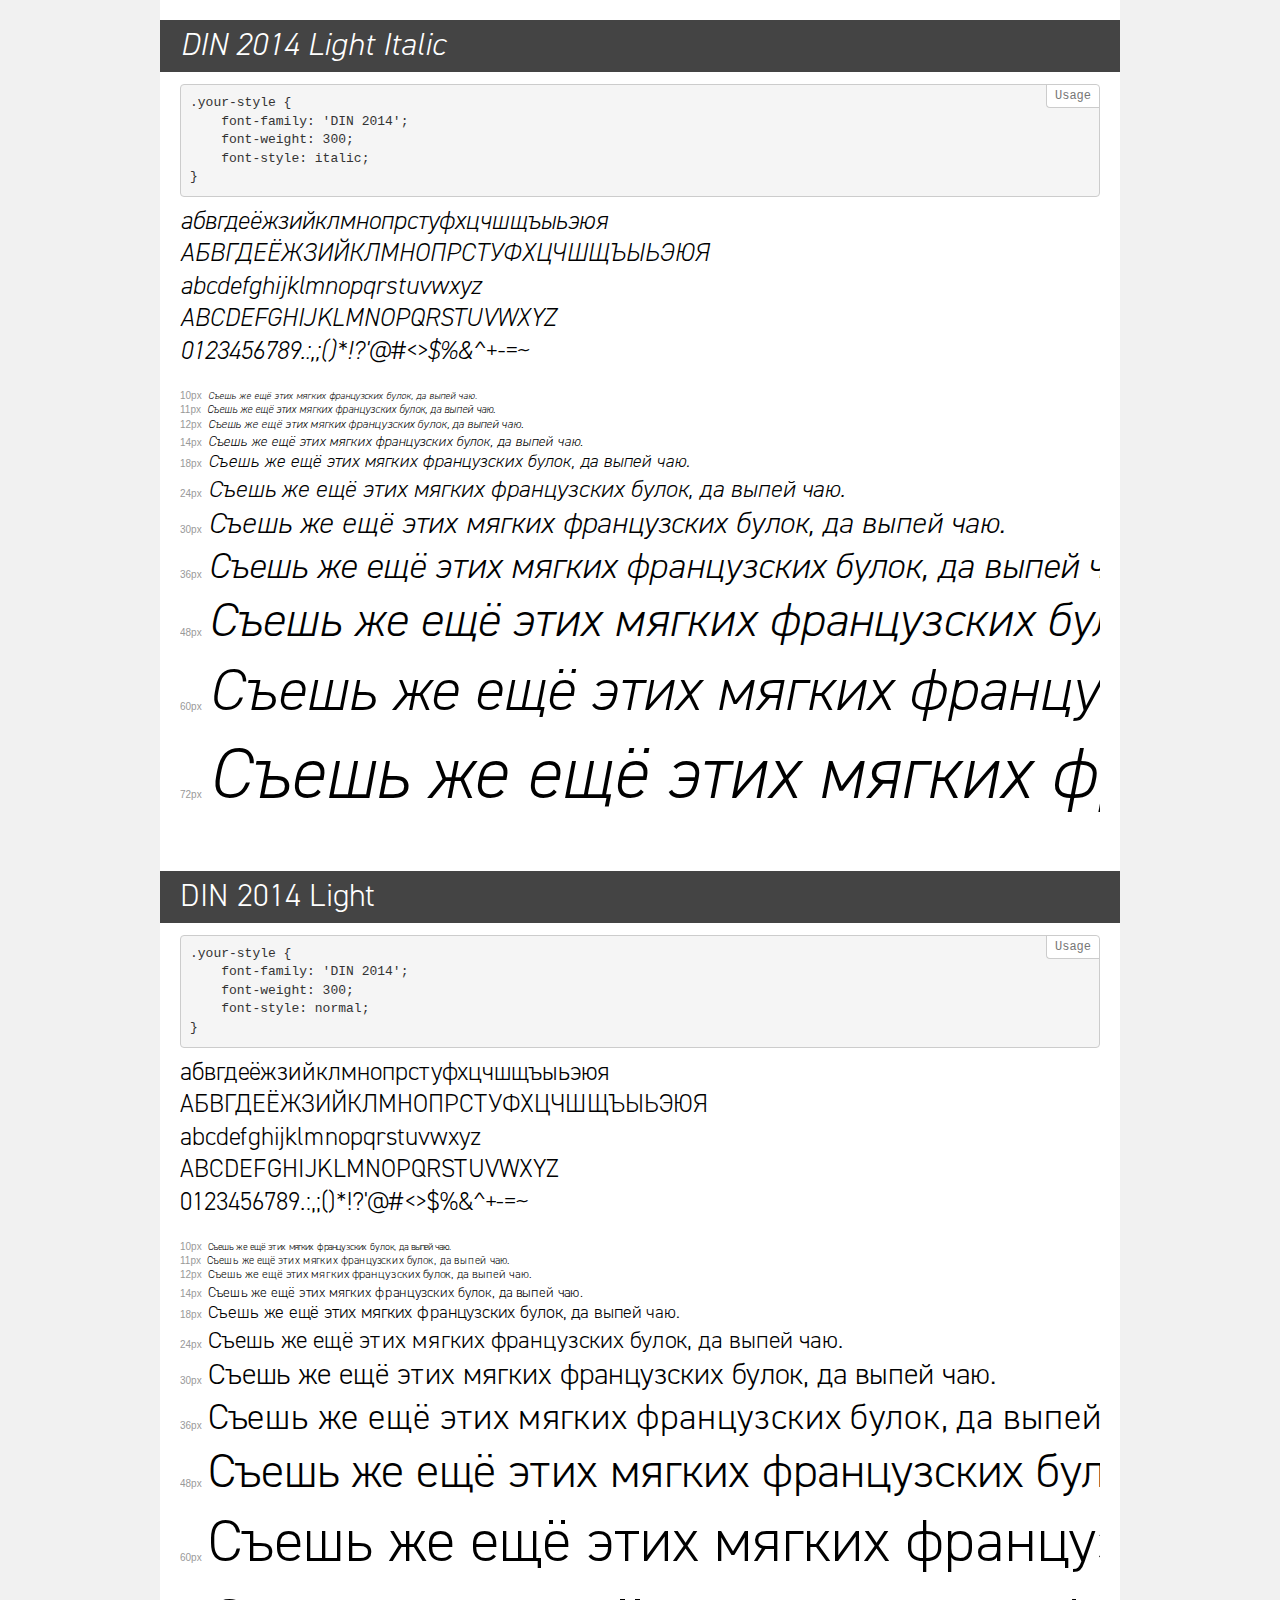
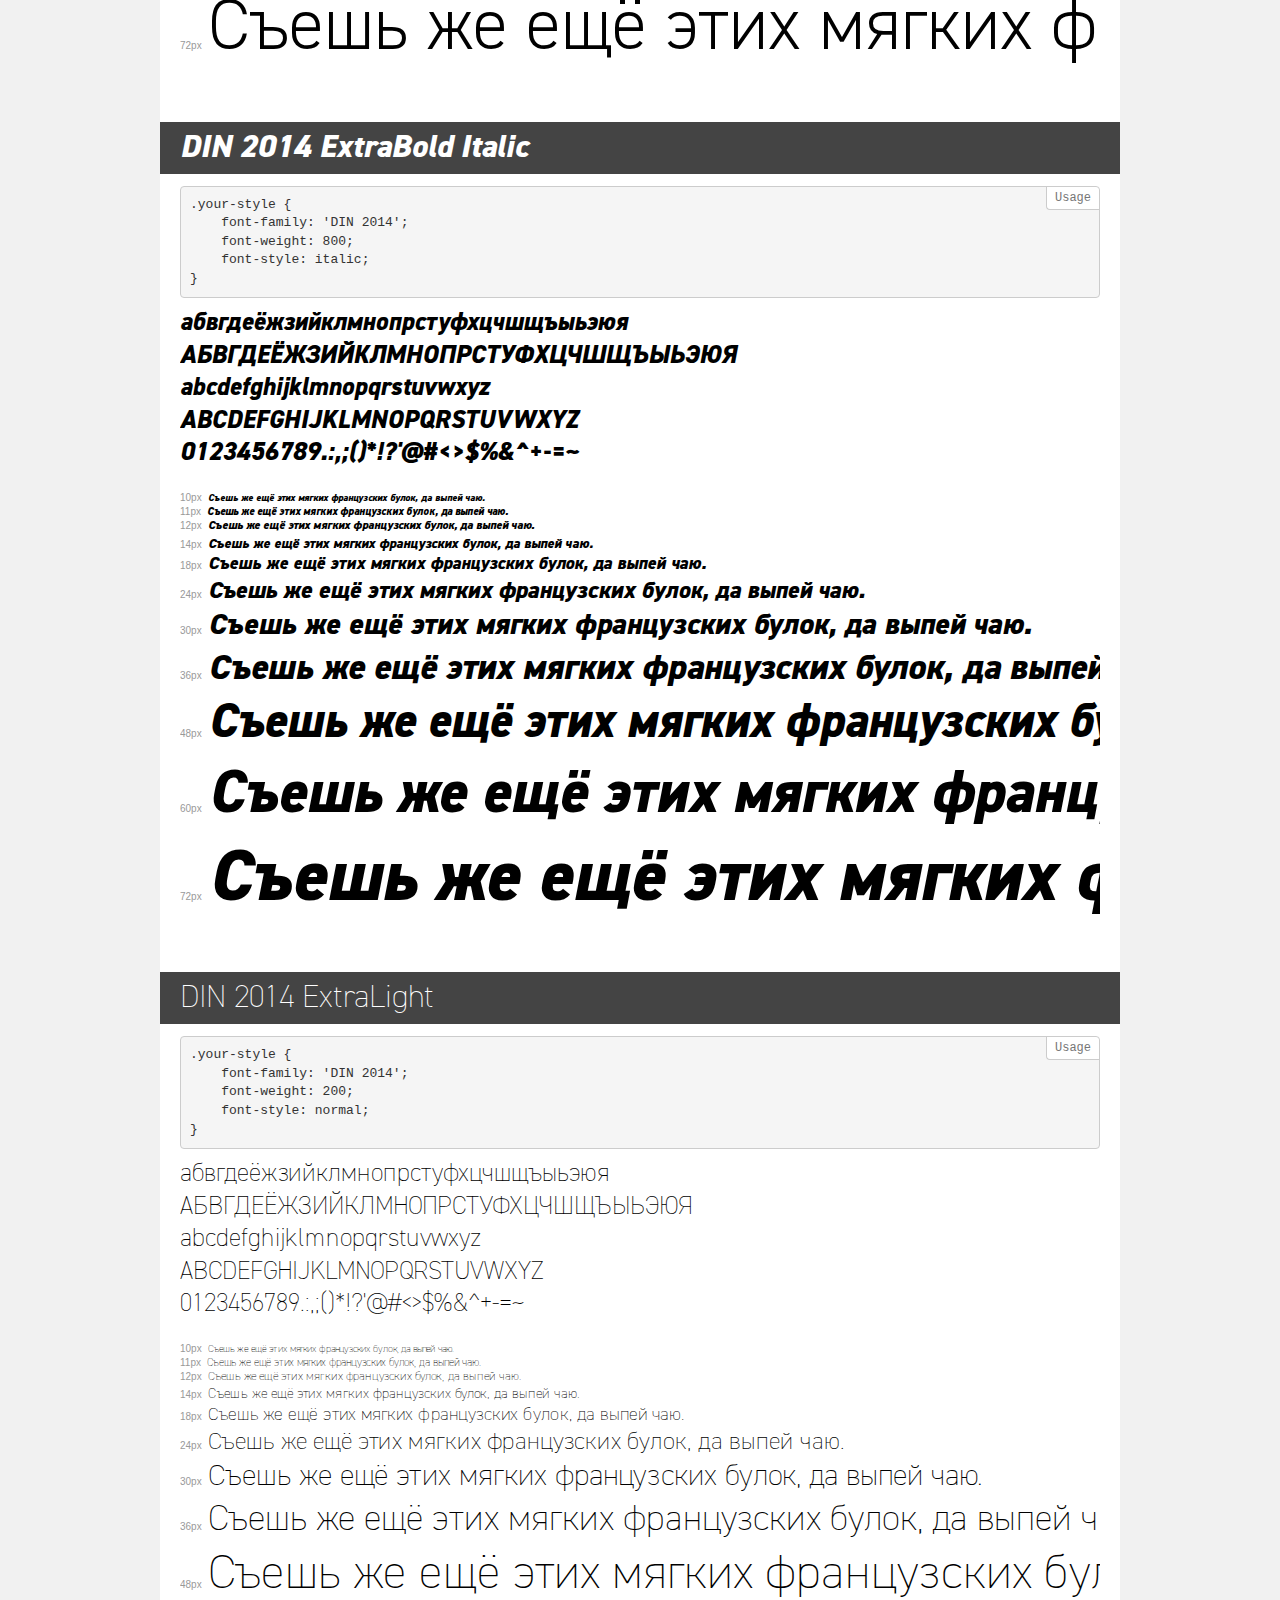
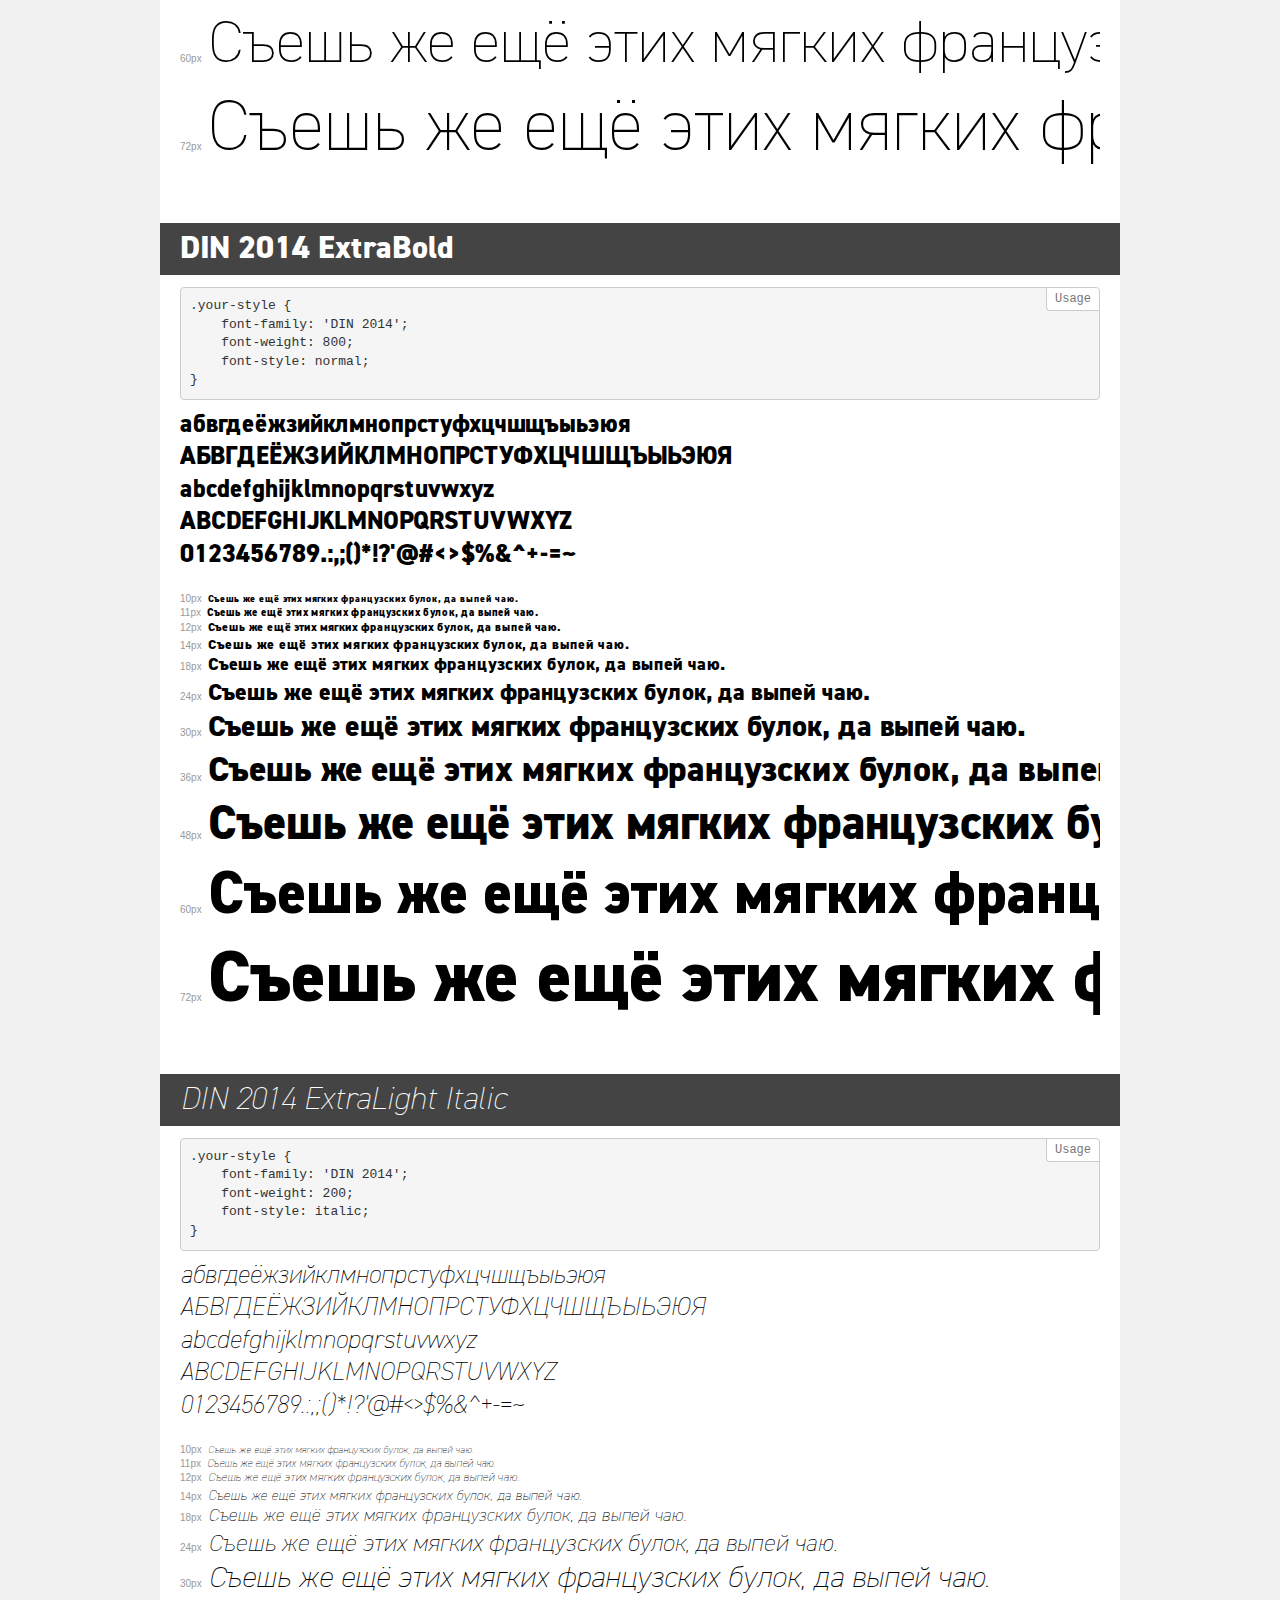
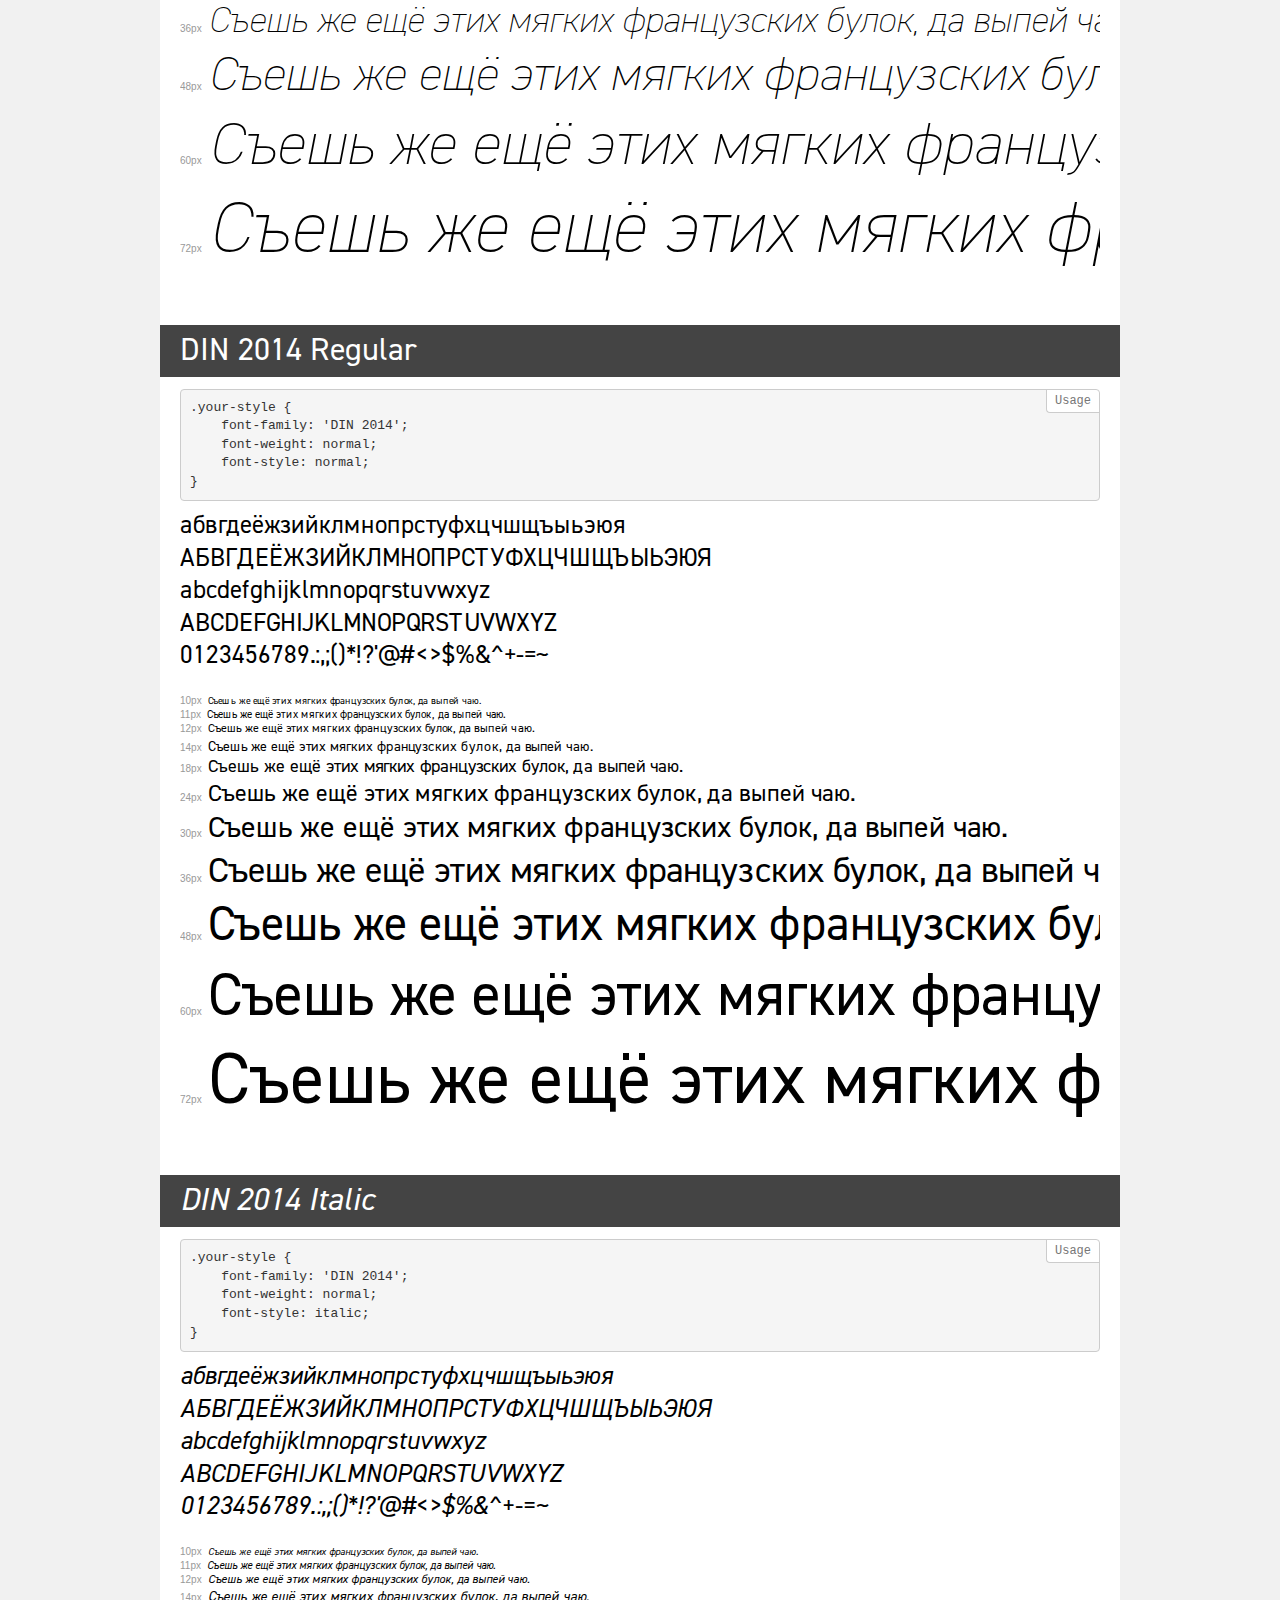
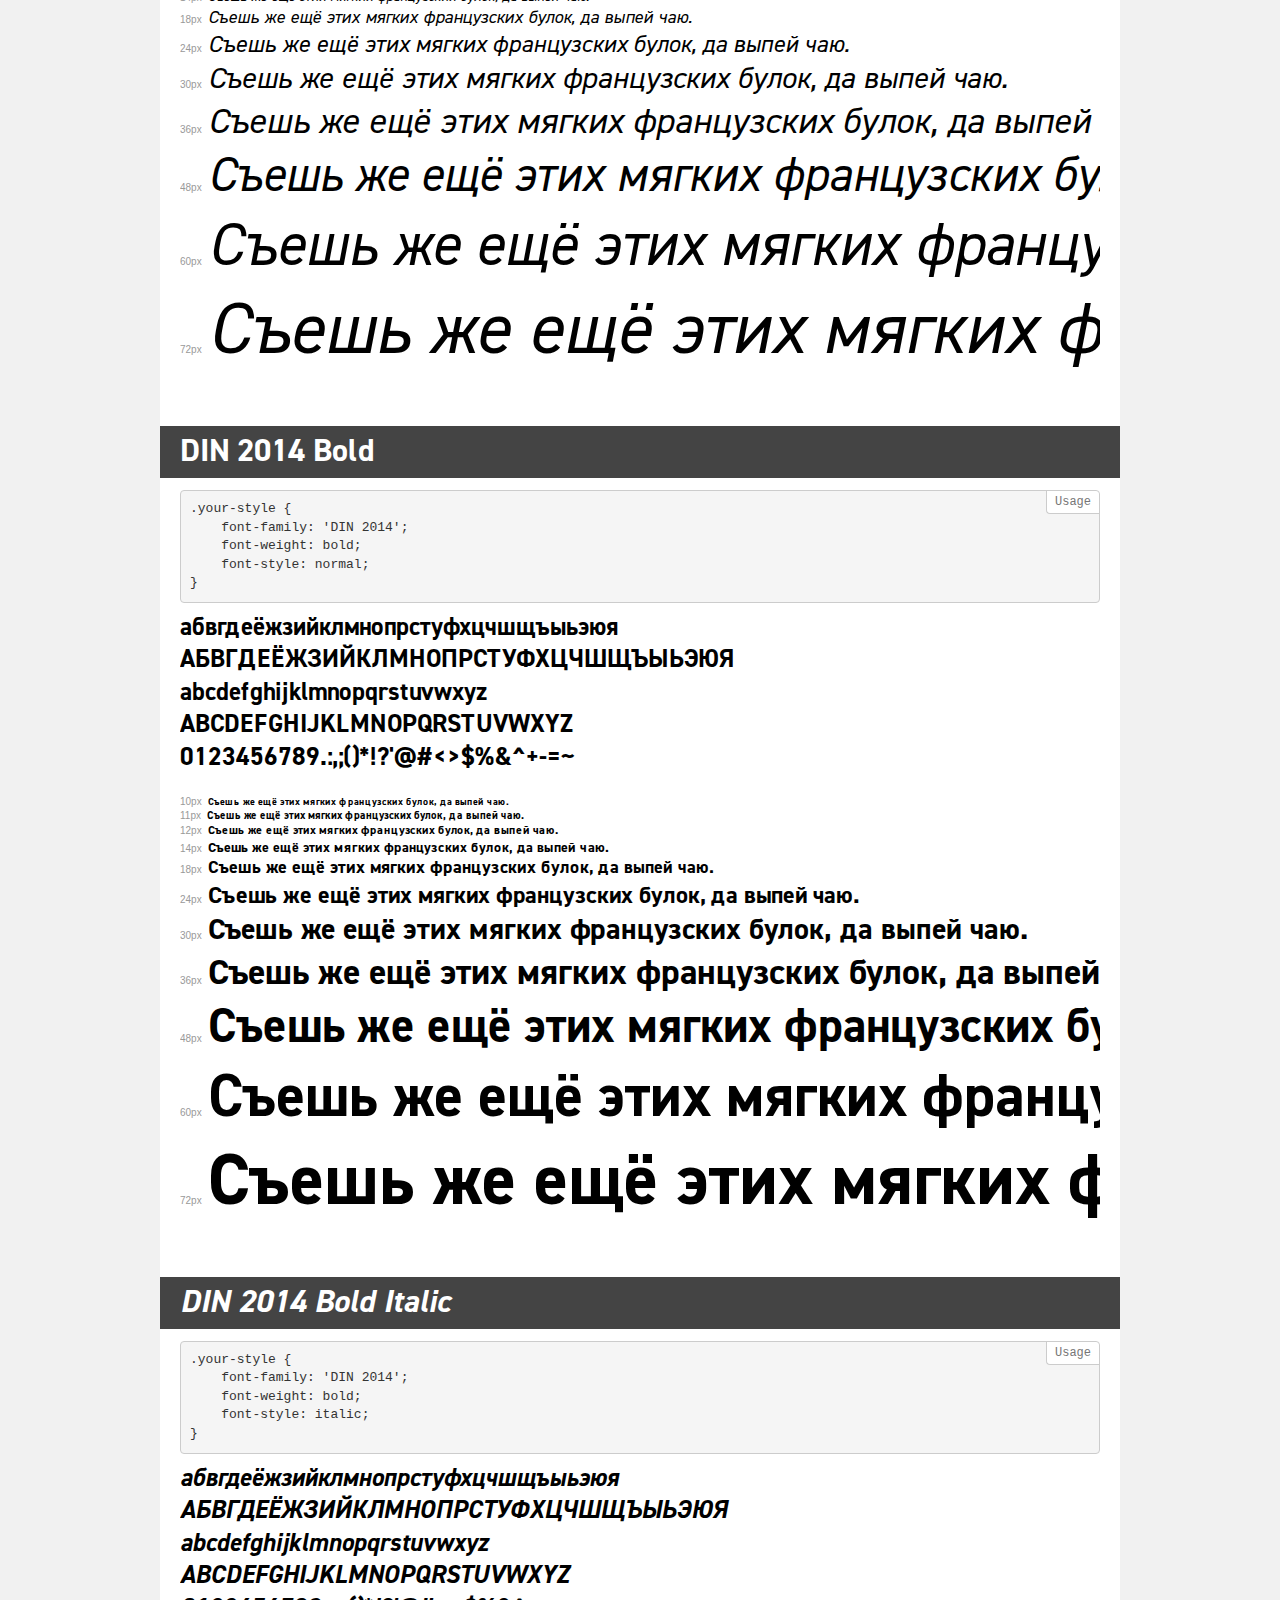
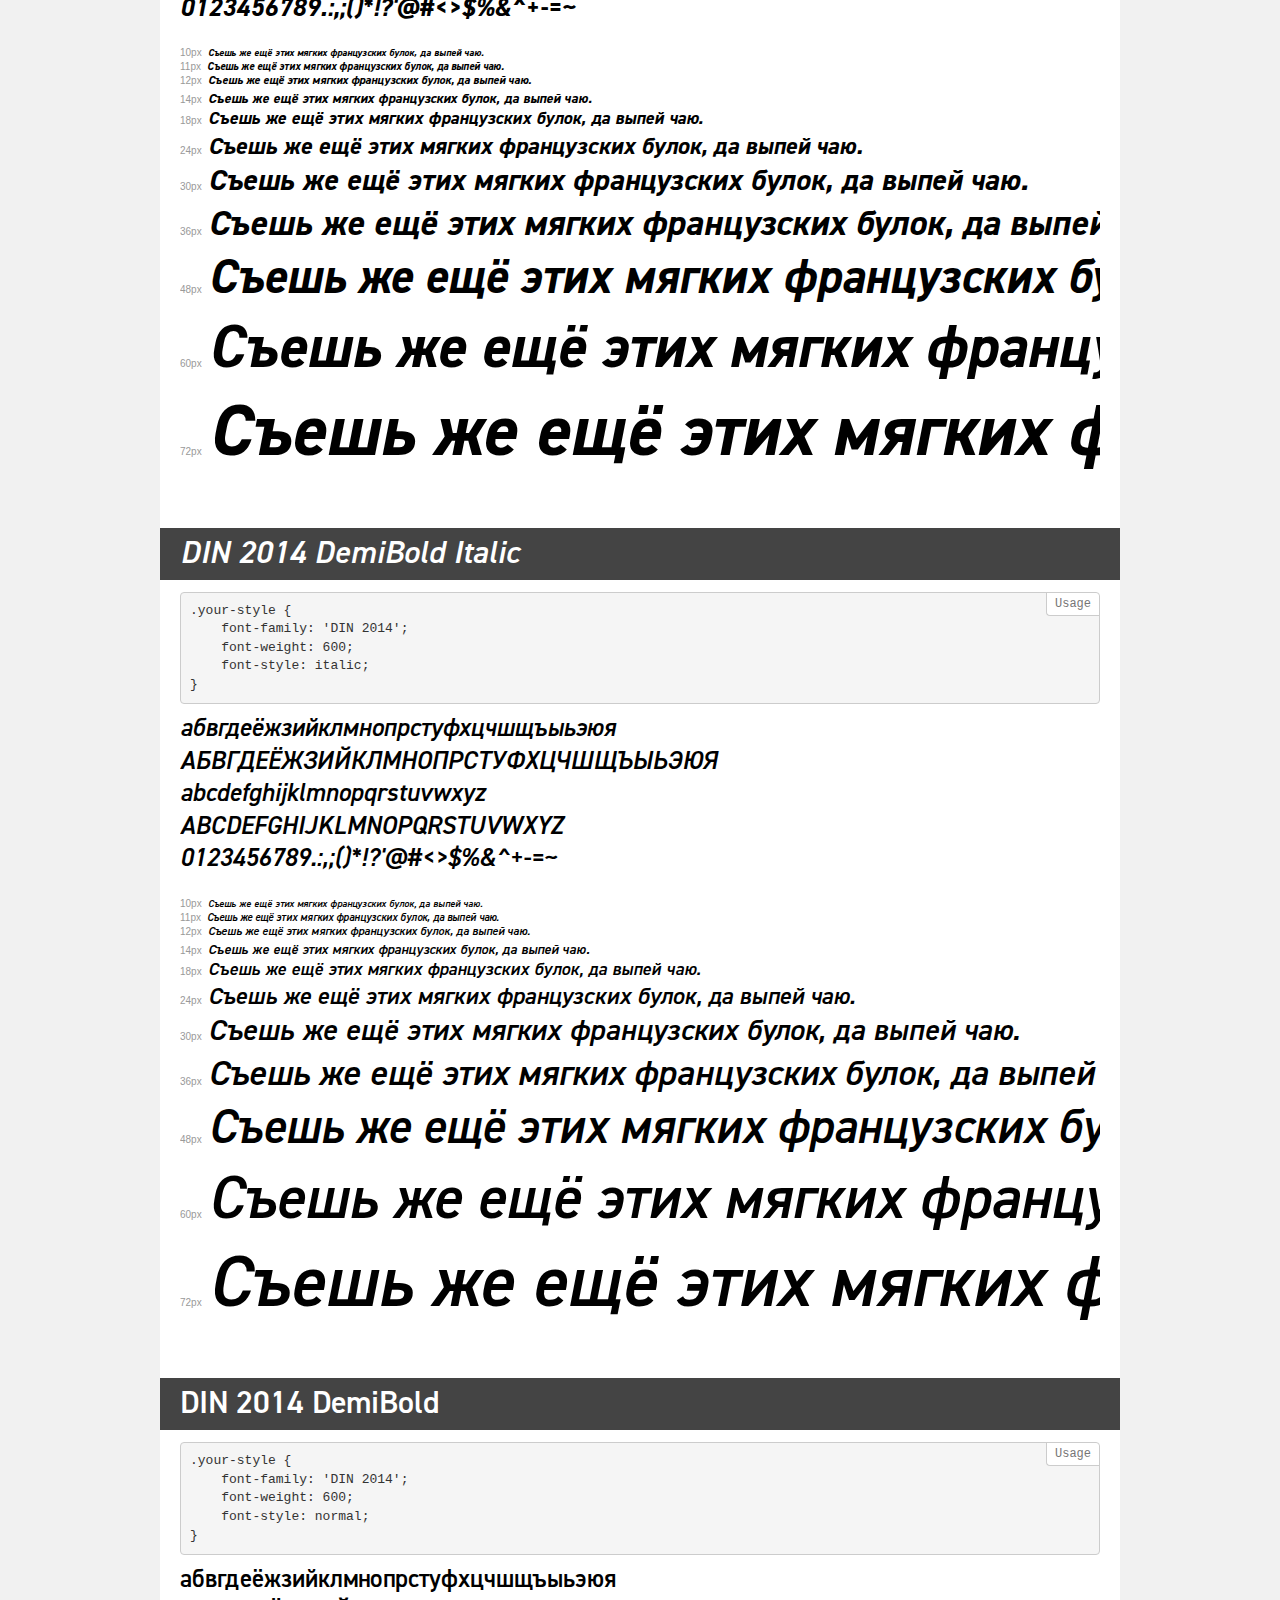
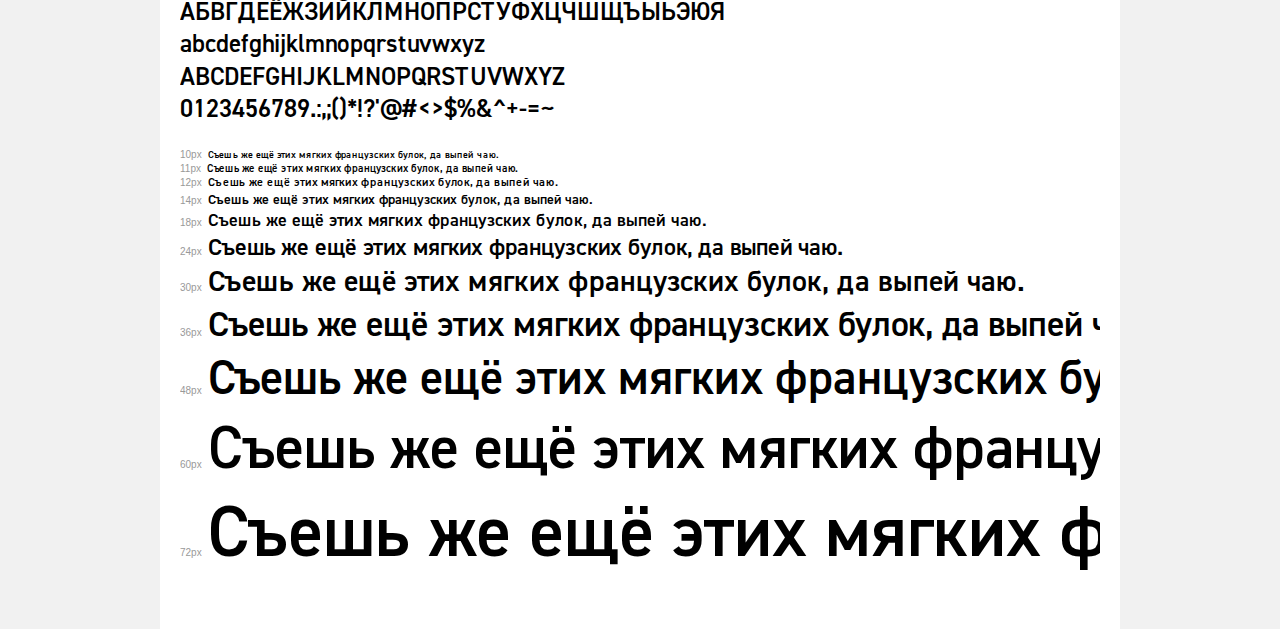
<file: assets/Fonts/demo.html>
<!DOCTYPE html>
<html>
<head>
    <meta charset="utf-8">
    <meta http-equiv="X-UA-Compatible" content="IE=edge">
    <meta name="viewport" content="width=device-width, initial-scale=1">
    <meta name="robots" content="noindex, noarchive">
    <title>Transfonter demo</title>
    <link href="stylesheet.css" rel="stylesheet">
    <style>
        /*
        http://meyerweb.com/eric/tools/css/reset/
        v2.0 | 20110126
        License: none (public domain)
        */
        html, body, div, span, applet, object, iframe,
        h1, h2, h3, h4, h5, h6, p, blockquote, pre,
        a, abbr, acronym, address, big, cite, code,
        del, dfn, em, img, ins, kbd, q, s, samp,
        small, strike, strong, sub, sup, tt, var,
        b, u, i, center,
        dl, dt, dd, ol, ul, li,
        fieldset, form, label, legend,
        table, caption, tbody, tfoot, thead, tr, th, td,
        article, aside, canvas, details, embed,
        figure, figcaption, footer, header, hgroup,
        menu, nav, output, ruby, section, summary,
        time, mark, audio, video {
            margin: 0;
            padding: 0;
            border: 0;
            font-size: 100%;
            font: inherit;
            vertical-align: baseline;
        }
        /* HTML5 display-role reset for older browsers */
        article, aside, details, figcaption, figure,
        footer, header, hgroup, menu, nav, section {
            display: block;
        }
        body {
            line-height: 1;
        }
        ol, ul {
            list-style: none;
        }
        blockquote, q {
            quotes: none;
        }
        blockquote:before, blockquote:after,
        q:before, q:after {
            content: '';
            content: none;
        }
        table {
            border-collapse: collapse;
            border-spacing: 0;
        }
        /* common styles */
        body {
            background: #f1f1f1;
            color: #000;
        }
        .page {
            background: #fff;
            width: 920px;
            margin: 0 auto;
            padding: 20px 20px 0 20px;
            overflow: hidden;
        }
        .font-container {
            overflow-x: auto;
            overflow-y: hidden;
            margin-bottom: 40px;
            line-height: 1.3;
            white-space: nowrap;
            padding-bottom: 5px;
        }
        h1 {
            position: relative;
            background: #444;
            font-size: 32px;
            color: #fff;
            padding: 10px 20px;
            margin: 0 -20px 12px -20px;
        }
        .letters {
            font-size: 25px;
            margin-bottom: 20px;
        }
        .s10:before {
            content: '10px';
        }
        .s11:before {
            content: '11px';
        }
        .s12:before {
            content: '12px';
        }
        .s14:before {
            content: '14px';
        }
        .s18:before {
            content: '18px';
        }
        .s24:before {
            content: '24px';
        }
        .s30:before {
            content: '30px';
        }
        .s36:before {
            content: '36px';
        }
        .s48:before {
            content: '48px';
        }
        .s60:before {
            content: '60px';
        }
        .s72:before {
            content: '72px';
        }
        .s10:before, .s11:before, .s12:before, .s14:before,
        .s18:before, .s24:before, .s30:before, .s36:before,
        .s48:before, .s60:before, .s72:before {
            font-family: Arial, sans-serif;
            font-size: 10px;
            font-weight: normal;
            font-style: normal;
            color: #999;
            padding-right: 6px;
        }
        pre {
            display: block;
            position: relative;
            padding: 9px;
            margin: 0 0 10px;
            font-family: Monaco, Menlo, Consolas, "Courier New", monospace !important;
            font-size: 13px;
            line-height: 1.428571429;
            color: #333;
            font-weight: normal !important;
            font-style: normal !important;
            background-color: #f5f5f5;
            border: 1px solid #ccc;
            overflow-x: auto;
            border-radius: 4px;
        }
        pre:after {
            display: block;
            position: absolute;
            right: 0;
            top: 0;
            content: 'Usage';
            line-height: 1;
            padding: 5px 8px;
            font-size: 12px;
            color: #767676;
            background-color: #fff;
            border: 1px solid #ccc;
            border-right: none;
            border-top: none;
            border-radius: 0 4px 0 4px;
            z-index: 10;
        }
        /* responsive */
        @media (max-width: 959px) {
            .page {
                width: auto;
                margin: 0;
            }
        }
    </style>
</head>
<body>
<div class="page">
    <div class="demo" style="font-family: 'DIN 2014'; font-weight: 300; font-style: italic;">
        <h1>DIN 2014 Light Italic</h1>
        <pre>.your-style {
    font-family: 'DIN 2014';
    font-weight: 300;
    font-style: italic;
}</pre>
        <div class="font-container">
            <p class="letters">
                абвгдеёжзийклмнопрстуфхцчшщъыьэюя<br>
АБВГДЕЁЖЗИЙКЛМНОПРСТУФХЦЧШЩЪЫЬЭЮЯ<br>
abcdefghijklmnopqrstuvwxyz<br>
ABCDEFGHIJKLMNOPQRSTUVWXYZ<br>
                0123456789.:,;()*!?'@#<>$%&^+-=~
            </p>
            <p class="s10" style="font-size: 10px;">Съешь же ещё этих мягких французских булок, да выпей чаю.</p>
            <p class="s11" style="font-size: 11px;">Съешь же ещё этих мягких французских булок, да выпей чаю.</p>
            <p class="s12" style="font-size: 12px;">Съешь же ещё этих мягких французских булок, да выпей чаю.</p>
            <p class="s14" style="font-size: 14px;">Съешь же ещё этих мягких французских булок, да выпей чаю.</p>
            <p class="s18" style="font-size: 18px;">Съешь же ещё этих мягких французских булок, да выпей чаю.</p>
            <p class="s24" style="font-size: 24px;">Съешь же ещё этих мягких французских булок, да выпей чаю.</p>
            <p class="s30" style="font-size: 30px;">Съешь же ещё этих мягких французских булок, да выпей чаю.</p>
            <p class="s36" style="font-size: 36px;">Съешь же ещё этих мягких французских булок, да выпей чаю.</p>
            <p class="s48" style="font-size: 48px;">Съешь же ещё этих мягких французских булок, да выпей чаю.</p>
            <p class="s60" style="font-size: 60px;">Съешь же ещё этих мягких французских булок, да выпей чаю.</p>
            <p class="s72" style="font-size: 72px;">Съешь же ещё этих мягких французских булок, да выпей чаю.</p>
        </div>
    </div>
    <div class="demo" style="font-family: 'DIN 2014'; font-weight: 300; font-style: normal;">
        <h1>DIN 2014 Light</h1>
        <pre>.your-style {
    font-family: 'DIN 2014';
    font-weight: 300;
    font-style: normal;
}</pre>
        <div class="font-container">
            <p class="letters">
                абвгдеёжзийклмнопрстуфхцчшщъыьэюя<br>
АБВГДЕЁЖЗИЙКЛМНОПРСТУФХЦЧШЩЪЫЬЭЮЯ<br>
abcdefghijklmnopqrstuvwxyz<br>
ABCDEFGHIJKLMNOPQRSTUVWXYZ<br>
                0123456789.:,;()*!?'@#<>$%&^+-=~
            </p>
            <p class="s10" style="font-size: 10px;">Съешь же ещё этих мягких французских булок, да выпей чаю.</p>
            <p class="s11" style="font-size: 11px;">Съешь же ещё этих мягких французских булок, да выпей чаю.</p>
            <p class="s12" style="font-size: 12px;">Съешь же ещё этих мягких французских булок, да выпей чаю.</p>
            <p class="s14" style="font-size: 14px;">Съешь же ещё этих мягких французских булок, да выпей чаю.</p>
            <p class="s18" style="font-size: 18px;">Съешь же ещё этих мягких французских булок, да выпей чаю.</p>
            <p class="s24" style="font-size: 24px;">Съешь же ещё этих мягких французских булок, да выпей чаю.</p>
            <p class="s30" style="font-size: 30px;">Съешь же ещё этих мягких французских булок, да выпей чаю.</p>
            <p class="s36" style="font-size: 36px;">Съешь же ещё этих мягких французских булок, да выпей чаю.</p>
            <p class="s48" style="font-size: 48px;">Съешь же ещё этих мягких французских булок, да выпей чаю.</p>
            <p class="s60" style="font-size: 60px;">Съешь же ещё этих мягких французских булок, да выпей чаю.</p>
            <p class="s72" style="font-size: 72px;">Съешь же ещё этих мягких французских булок, да выпей чаю.</p>
        </div>
    </div>
    <div class="demo" style="font-family: 'DIN 2014'; font-weight: 800; font-style: italic;">
        <h1>DIN 2014 ExtraBold Italic</h1>
        <pre>.your-style {
    font-family: 'DIN 2014';
    font-weight: 800;
    font-style: italic;
}</pre>
        <div class="font-container">
            <p class="letters">
                абвгдеёжзийклмнопрстуфхцчшщъыьэюя<br>
АБВГДЕЁЖЗИЙКЛМНОПРСТУФХЦЧШЩЪЫЬЭЮЯ<br>
abcdefghijklmnopqrstuvwxyz<br>
ABCDEFGHIJKLMNOPQRSTUVWXYZ<br>
                0123456789.:,;()*!?'@#<>$%&^+-=~
            </p>
            <p class="s10" style="font-size: 10px;">Съешь же ещё этих мягких французских булок, да выпей чаю.</p>
            <p class="s11" style="font-size: 11px;">Съешь же ещё этих мягких французских булок, да выпей чаю.</p>
            <p class="s12" style="font-size: 12px;">Съешь же ещё этих мягких французских булок, да выпей чаю.</p>
            <p class="s14" style="font-size: 14px;">Съешь же ещё этих мягких французских булок, да выпей чаю.</p>
            <p class="s18" style="font-size: 18px;">Съешь же ещё этих мягких французских булок, да выпей чаю.</p>
            <p class="s24" style="font-size: 24px;">Съешь же ещё этих мягких французских булок, да выпей чаю.</p>
            <p class="s30" style="font-size: 30px;">Съешь же ещё этих мягких французских булок, да выпей чаю.</p>
            <p class="s36" style="font-size: 36px;">Съешь же ещё этих мягких французских булок, да выпей чаю.</p>
            <p class="s48" style="font-size: 48px;">Съешь же ещё этих мягких французских булок, да выпей чаю.</p>
            <p class="s60" style="font-size: 60px;">Съешь же ещё этих мягких французских булок, да выпей чаю.</p>
            <p class="s72" style="font-size: 72px;">Съешь же ещё этих мягких французских булок, да выпей чаю.</p>
        </div>
    </div>
    <div class="demo" style="font-family: 'DIN 2014'; font-weight: 200; font-style: normal;">
        <h1>DIN 2014 ExtraLight</h1>
        <pre>.your-style {
    font-family: 'DIN 2014';
    font-weight: 200;
    font-style: normal;
}</pre>
        <div class="font-container">
            <p class="letters">
                абвгдеёжзийклмнопрстуфхцчшщъыьэюя<br>
АБВГДЕЁЖЗИЙКЛМНОПРСТУФХЦЧШЩЪЫЬЭЮЯ<br>
abcdefghijklmnopqrstuvwxyz<br>
ABCDEFGHIJKLMNOPQRSTUVWXYZ<br>
                0123456789.:,;()*!?'@#<>$%&^+-=~
            </p>
            <p class="s10" style="font-size: 10px;">Съешь же ещё этих мягких французских булок, да выпей чаю.</p>
            <p class="s11" style="font-size: 11px;">Съешь же ещё этих мягких французских булок, да выпей чаю.</p>
            <p class="s12" style="font-size: 12px;">Съешь же ещё этих мягких французских булок, да выпей чаю.</p>
            <p class="s14" style="font-size: 14px;">Съешь же ещё этих мягких французских булок, да выпей чаю.</p>
            <p class="s18" style="font-size: 18px;">Съешь же ещё этих мягких французских булок, да выпей чаю.</p>
            <p class="s24" style="font-size: 24px;">Съешь же ещё этих мягких французских булок, да выпей чаю.</p>
            <p class="s30" style="font-size: 30px;">Съешь же ещё этих мягких французских булок, да выпей чаю.</p>
            <p class="s36" style="font-size: 36px;">Съешь же ещё этих мягких французских булок, да выпей чаю.</p>
            <p class="s48" style="font-size: 48px;">Съешь же ещё этих мягких французских булок, да выпей чаю.</p>
            <p class="s60" style="font-size: 60px;">Съешь же ещё этих мягких французских булок, да выпей чаю.</p>
            <p class="s72" style="font-size: 72px;">Съешь же ещё этих мягких французских булок, да выпей чаю.</p>
        </div>
    </div>
    <div class="demo" style="font-family: 'DIN 2014'; font-weight: 800; font-style: normal;">
        <h1>DIN 2014 ExtraBold</h1>
        <pre>.your-style {
    font-family: 'DIN 2014';
    font-weight: 800;
    font-style: normal;
}</pre>
        <div class="font-container">
            <p class="letters">
                абвгдеёжзийклмнопрстуфхцчшщъыьэюя<br>
АБВГДЕЁЖЗИЙКЛМНОПРСТУФХЦЧШЩЪЫЬЭЮЯ<br>
abcdefghijklmnopqrstuvwxyz<br>
ABCDEFGHIJKLMNOPQRSTUVWXYZ<br>
                0123456789.:,;()*!?'@#<>$%&^+-=~
            </p>
            <p class="s10" style="font-size: 10px;">Съешь же ещё этих мягких французских булок, да выпей чаю.</p>
            <p class="s11" style="font-size: 11px;">Съешь же ещё этих мягких французских булок, да выпей чаю.</p>
            <p class="s12" style="font-size: 12px;">Съешь же ещё этих мягких французских булок, да выпей чаю.</p>
            <p class="s14" style="font-size: 14px;">Съешь же ещё этих мягких французских булок, да выпей чаю.</p>
            <p class="s18" style="font-size: 18px;">Съешь же ещё этих мягких французских булок, да выпей чаю.</p>
            <p class="s24" style="font-size: 24px;">Съешь же ещё этих мягких французских булок, да выпей чаю.</p>
            <p class="s30" style="font-size: 30px;">Съешь же ещё этих мягких французских булок, да выпей чаю.</p>
            <p class="s36" style="font-size: 36px;">Съешь же ещё этих мягких французских булок, да выпей чаю.</p>
            <p class="s48" style="font-size: 48px;">Съешь же ещё этих мягких французских булок, да выпей чаю.</p>
            <p class="s60" style="font-size: 60px;">Съешь же ещё этих мягких французских булок, да выпей чаю.</p>
            <p class="s72" style="font-size: 72px;">Съешь же ещё этих мягких французских булок, да выпей чаю.</p>
        </div>
    </div>
    <div class="demo" style="font-family: 'DIN 2014'; font-weight: 200; font-style: italic;">
        <h1>DIN 2014 ExtraLight Italic</h1>
        <pre>.your-style {
    font-family: 'DIN 2014';
    font-weight: 200;
    font-style: italic;
}</pre>
        <div class="font-container">
            <p class="letters">
                абвгдеёжзийклмнопрстуфхцчшщъыьэюя<br>
АБВГДЕЁЖЗИЙКЛМНОПРСТУФХЦЧШЩЪЫЬЭЮЯ<br>
abcdefghijklmnopqrstuvwxyz<br>
ABCDEFGHIJKLMNOPQRSTUVWXYZ<br>
                0123456789.:,;()*!?'@#<>$%&^+-=~
            </p>
            <p class="s10" style="font-size: 10px;">Съешь же ещё этих мягких французских булок, да выпей чаю.</p>
            <p class="s11" style="font-size: 11px;">Съешь же ещё этих мягких французских булок, да выпей чаю.</p>
            <p class="s12" style="font-size: 12px;">Съешь же ещё этих мягких французских булок, да выпей чаю.</p>
            <p class="s14" style="font-size: 14px;">Съешь же ещё этих мягких французских булок, да выпей чаю.</p>
            <p class="s18" style="font-size: 18px;">Съешь же ещё этих мягких французских булок, да выпей чаю.</p>
            <p class="s24" style="font-size: 24px;">Съешь же ещё этих мягких французских булок, да выпей чаю.</p>
            <p class="s30" style="font-size: 30px;">Съешь же ещё этих мягких французских булок, да выпей чаю.</p>
            <p class="s36" style="font-size: 36px;">Съешь же ещё этих мягких французских булок, да выпей чаю.</p>
            <p class="s48" style="font-size: 48px;">Съешь же ещё этих мягких французских булок, да выпей чаю.</p>
            <p class="s60" style="font-size: 60px;">Съешь же ещё этих мягких французских булок, да выпей чаю.</p>
            <p class="s72" style="font-size: 72px;">Съешь же ещё этих мягких французских булок, да выпей чаю.</p>
        </div>
    </div>
    <div class="demo" style="font-family: 'DIN 2014'; font-weight: normal; font-style: normal;">
        <h1>DIN 2014 Regular</h1>
        <pre>.your-style {
    font-family: 'DIN 2014';
    font-weight: normal;
    font-style: normal;
}</pre>
        <div class="font-container">
            <p class="letters">
                абвгдеёжзийклмнопрстуфхцчшщъыьэюя<br>
АБВГДЕЁЖЗИЙКЛМНОПРСТУФХЦЧШЩЪЫЬЭЮЯ<br>
abcdefghijklmnopqrstuvwxyz<br>
ABCDEFGHIJKLMNOPQRSTUVWXYZ<br>
                0123456789.:,;()*!?'@#<>$%&^+-=~
            </p>
            <p class="s10" style="font-size: 10px;">Съешь же ещё этих мягких французских булок, да выпей чаю.</p>
            <p class="s11" style="font-size: 11px;">Съешь же ещё этих мягких французских булок, да выпей чаю.</p>
            <p class="s12" style="font-size: 12px;">Съешь же ещё этих мягких французских булок, да выпей чаю.</p>
            <p class="s14" style="font-size: 14px;">Съешь же ещё этих мягких французских булок, да выпей чаю.</p>
            <p class="s18" style="font-size: 18px;">Съешь же ещё этих мягких французских булок, да выпей чаю.</p>
            <p class="s24" style="font-size: 24px;">Съешь же ещё этих мягких французских булок, да выпей чаю.</p>
            <p class="s30" style="font-size: 30px;">Съешь же ещё этих мягких французских булок, да выпей чаю.</p>
            <p class="s36" style="font-size: 36px;">Съешь же ещё этих мягких французских булок, да выпей чаю.</p>
            <p class="s48" style="font-size: 48px;">Съешь же ещё этих мягких французских булок, да выпей чаю.</p>
            <p class="s60" style="font-size: 60px;">Съешь же ещё этих мягких французских булок, да выпей чаю.</p>
            <p class="s72" style="font-size: 72px;">Съешь же ещё этих мягких французских булок, да выпей чаю.</p>
        </div>
    </div>
    <div class="demo" style="font-family: 'DIN 2014'; font-weight: normal; font-style: italic;">
        <h1>DIN 2014 Italic</h1>
        <pre>.your-style {
    font-family: 'DIN 2014';
    font-weight: normal;
    font-style: italic;
}</pre>
        <div class="font-container">
            <p class="letters">
                абвгдеёжзийклмнопрстуфхцчшщъыьэюя<br>
АБВГДЕЁЖЗИЙКЛМНОПРСТУФХЦЧШЩЪЫЬЭЮЯ<br>
abcdefghijklmnopqrstuvwxyz<br>
ABCDEFGHIJKLMNOPQRSTUVWXYZ<br>
                0123456789.:,;()*!?'@#<>$%&^+-=~
            </p>
            <p class="s10" style="font-size: 10px;">Съешь же ещё этих мягких французских булок, да выпей чаю.</p>
            <p class="s11" style="font-size: 11px;">Съешь же ещё этих мягких французских булок, да выпей чаю.</p>
            <p class="s12" style="font-size: 12px;">Съешь же ещё этих мягких французских булок, да выпей чаю.</p>
            <p class="s14" style="font-size: 14px;">Съешь же ещё этих мягких французских булок, да выпей чаю.</p>
            <p class="s18" style="font-size: 18px;">Съешь же ещё этих мягких французских булок, да выпей чаю.</p>
            <p class="s24" style="font-size: 24px;">Съешь же ещё этих мягких французских булок, да выпей чаю.</p>
            <p class="s30" style="font-size: 30px;">Съешь же ещё этих мягких французских булок, да выпей чаю.</p>
            <p class="s36" style="font-size: 36px;">Съешь же ещё этих мягких французских булок, да выпей чаю.</p>
            <p class="s48" style="font-size: 48px;">Съешь же ещё этих мягких французских булок, да выпей чаю.</p>
            <p class="s60" style="font-size: 60px;">Съешь же ещё этих мягких французских булок, да выпей чаю.</p>
            <p class="s72" style="font-size: 72px;">Съешь же ещё этих мягких французских булок, да выпей чаю.</p>
        </div>
    </div>
    <div class="demo" style="font-family: 'DIN 2014'; font-weight: bold; font-style: normal;">
        <h1>DIN 2014 Bold</h1>
        <pre>.your-style {
    font-family: 'DIN 2014';
    font-weight: bold;
    font-style: normal;
}</pre>
        <div class="font-container">
            <p class="letters">
                абвгдеёжзийклмнопрстуфхцчшщъыьэюя<br>
АБВГДЕЁЖЗИЙКЛМНОПРСТУФХЦЧШЩЪЫЬЭЮЯ<br>
abcdefghijklmnopqrstuvwxyz<br>
ABCDEFGHIJKLMNOPQRSTUVWXYZ<br>
                0123456789.:,;()*!?'@#<>$%&^+-=~
            </p>
            <p class="s10" style="font-size: 10px;">Съешь же ещё этих мягких французских булок, да выпей чаю.</p>
            <p class="s11" style="font-size: 11px;">Съешь же ещё этих мягких французских булок, да выпей чаю.</p>
            <p class="s12" style="font-size: 12px;">Съешь же ещё этих мягких французских булок, да выпей чаю.</p>
            <p class="s14" style="font-size: 14px;">Съешь же ещё этих мягких французских булок, да выпей чаю.</p>
            <p class="s18" style="font-size: 18px;">Съешь же ещё этих мягких французских булок, да выпей чаю.</p>
            <p class="s24" style="font-size: 24px;">Съешь же ещё этих мягких французских булок, да выпей чаю.</p>
            <p class="s30" style="font-size: 30px;">Съешь же ещё этих мягких французских булок, да выпей чаю.</p>
            <p class="s36" style="font-size: 36px;">Съешь же ещё этих мягких французских булок, да выпей чаю.</p>
            <p class="s48" style="font-size: 48px;">Съешь же ещё этих мягких французских булок, да выпей чаю.</p>
            <p class="s60" style="font-size: 60px;">Съешь же ещё этих мягких французских булок, да выпей чаю.</p>
            <p class="s72" style="font-size: 72px;">Съешь же ещё этих мягких французских булок, да выпей чаю.</p>
        </div>
    </div>
    <div class="demo" style="font-family: 'DIN 2014'; font-weight: bold; font-style: italic;">
        <h1>DIN 2014 Bold Italic</h1>
        <pre>.your-style {
    font-family: 'DIN 2014';
    font-weight: bold;
    font-style: italic;
}</pre>
        <div class="font-container">
            <p class="letters">
                абвгдеёжзийклмнопрстуфхцчшщъыьэюя<br>
АБВГДЕЁЖЗИЙКЛМНОПРСТУФХЦЧШЩЪЫЬЭЮЯ<br>
abcdefghijklmnopqrstuvwxyz<br>
ABCDEFGHIJKLMNOPQRSTUVWXYZ<br>
                0123456789.:,;()*!?'@#<>$%&^+-=~
            </p>
            <p class="s10" style="font-size: 10px;">Съешь же ещё этих мягких французских булок, да выпей чаю.</p>
            <p class="s11" style="font-size: 11px;">Съешь же ещё этих мягких французских булок, да выпей чаю.</p>
            <p class="s12" style="font-size: 12px;">Съешь же ещё этих мягких французских булок, да выпей чаю.</p>
            <p class="s14" style="font-size: 14px;">Съешь же ещё этих мягких французских булок, да выпей чаю.</p>
            <p class="s18" style="font-size: 18px;">Съешь же ещё этих мягких французских булок, да выпей чаю.</p>
            <p class="s24" style="font-size: 24px;">Съешь же ещё этих мягких французских булок, да выпей чаю.</p>
            <p class="s30" style="font-size: 30px;">Съешь же ещё этих мягких французских булок, да выпей чаю.</p>
            <p class="s36" style="font-size: 36px;">Съешь же ещё этих мягких французских булок, да выпей чаю.</p>
            <p class="s48" style="font-size: 48px;">Съешь же ещё этих мягких французских булок, да выпей чаю.</p>
            <p class="s60" style="font-size: 60px;">Съешь же ещё этих мягких французских булок, да выпей чаю.</p>
            <p class="s72" style="font-size: 72px;">Съешь же ещё этих мягких французских булок, да выпей чаю.</p>
        </div>
    </div>
    <div class="demo" style="font-family: 'DIN 2014'; font-weight: 600; font-style: italic;">
        <h1>DIN 2014 DemiBold Italic</h1>
        <pre>.your-style {
    font-family: 'DIN 2014';
    font-weight: 600;
    font-style: italic;
}</pre>
        <div class="font-container">
            <p class="letters">
                абвгдеёжзийклмнопрстуфхцчшщъыьэюя<br>
АБВГДЕЁЖЗИЙКЛМНОПРСТУФХЦЧШЩЪЫЬЭЮЯ<br>
abcdefghijklmnopqrstuvwxyz<br>
ABCDEFGHIJKLMNOPQRSTUVWXYZ<br>
                0123456789.:,;()*!?'@#<>$%&^+-=~
            </p>
            <p class="s10" style="font-size: 10px;">Съешь же ещё этих мягких французских булок, да выпей чаю.</p>
            <p class="s11" style="font-size: 11px;">Съешь же ещё этих мягких французских булок, да выпей чаю.</p>
            <p class="s12" style="font-size: 12px;">Съешь же ещё этих мягких французских булок, да выпей чаю.</p>
            <p class="s14" style="font-size: 14px;">Съешь же ещё этих мягких французских булок, да выпей чаю.</p>
            <p class="s18" style="font-size: 18px;">Съешь же ещё этих мягких французских булок, да выпей чаю.</p>
            <p class="s24" style="font-size: 24px;">Съешь же ещё этих мягких французских булок, да выпей чаю.</p>
            <p class="s30" style="font-size: 30px;">Съешь же ещё этих мягких французских булок, да выпей чаю.</p>
            <p class="s36" style="font-size: 36px;">Съешь же ещё этих мягких французских булок, да выпей чаю.</p>
            <p class="s48" style="font-size: 48px;">Съешь же ещё этих мягких французских булок, да выпей чаю.</p>
            <p class="s60" style="font-size: 60px;">Съешь же ещё этих мягких французских булок, да выпей чаю.</p>
            <p class="s72" style="font-size: 72px;">Съешь же ещё этих мягких французских булок, да выпей чаю.</p>
        </div>
    </div>
    <div class="demo" style="font-family: 'DIN 2014'; font-weight: 600; font-style: normal;">
        <h1>DIN 2014 DemiBold</h1>
        <pre>.your-style {
    font-family: 'DIN 2014';
    font-weight: 600;
    font-style: normal;
}</pre>
        <div class="font-container">
            <p class="letters">
                абвгдеёжзийклмнопрстуфхцчшщъыьэюя<br>
АБВГДЕЁЖЗИЙКЛМНОПРСТУФХЦЧШЩЪЫЬЭЮЯ<br>
abcdefghijklmnopqrstuvwxyz<br>
ABCDEFGHIJKLMNOPQRSTUVWXYZ<br>
                0123456789.:,;()*!?'@#<>$%&^+-=~
            </p>
            <p class="s10" style="font-size: 10px;">Съешь же ещё этих мягких французских булок, да выпей чаю.</p>
            <p class="s11" style="font-size: 11px;">Съешь же ещё этих мягких французских булок, да выпей чаю.</p>
            <p class="s12" style="font-size: 12px;">Съешь же ещё этих мягких французских булок, да выпей чаю.</p>
            <p class="s14" style="font-size: 14px;">Съешь же ещё этих мягких французских булок, да выпей чаю.</p>
            <p class="s18" style="font-size: 18px;">Съешь же ещё этих мягких французских булок, да выпей чаю.</p>
            <p class="s24" style="font-size: 24px;">Съешь же ещё этих мягких французских булок, да выпей чаю.</p>
            <p class="s30" style="font-size: 30px;">Съешь же ещё этих мягких французских булок, да выпей чаю.</p>
            <p class="s36" style="font-size: 36px;">Съешь же ещё этих мягких французских булок, да выпей чаю.</p>
            <p class="s48" style="font-size: 48px;">Съешь же ещё этих мягких французских булок, да выпей чаю.</p>
            <p class="s60" style="font-size: 60px;">Съешь же ещё этих мягких французских булок, да выпей чаю.</p>
            <p class="s72" style="font-size: 72px;">Съешь же ещё этих мягких французских булок, да выпей чаю.</p>
        </div>
    </div>
</div>
</body>
</html>
</file>
<file: assets/Fonts/stylesheet.css>
/* This stylesheet generated by Transfonter (https://transfonter.org) on December 7, 2017 3:38 PM */

@font-face {
    font-family: 'DIN 2014';
    src: url('DIN2014-LightItalic.eot');
    src: local('DIN 2014 Light Italic'), local('DIN2014-LightItalic'),
        url('DIN2014-LightItalic.eot?#iefix') format('embedded-opentype'),
        url('DIN2014-LightItalic.woff') format('woff'),
        url('DIN2014-LightItalic.ttf') format('truetype');
    font-weight: 300;
    font-style: italic;
}

@font-face {
    font-family: 'DIN 2014';
    src: url('DIN2014-Light.eot');
    src: local('DIN 2014 Light'), local('DIN2014-Light'),
        url('DIN2014-Light.eot?#iefix') format('embedded-opentype'),
        url('DIN2014-Light.woff') format('woff'),
        url('DIN2014-Light.ttf') format('truetype');
    font-weight: 300;
    font-style: normal;
}

@font-face {
    font-family: 'DIN 2014';
    src: url('DIN2014-ExtraBoldItalic.eot');
    src: local('DIN 2014 ExtraBold Italic'), local('DIN2014-ExtraBoldItalic'),
        url('DIN2014-ExtraBoldItalic.eot?#iefix') format('embedded-opentype'),
        url('DIN2014-ExtraBoldItalic.woff') format('woff'),
        url('DIN2014-ExtraBoldItalic.ttf') format('truetype');
    font-weight: 800;
    font-style: italic;
}

@font-face {
    font-family: 'DIN 2014';
    src: url('DIN2014-ExtraLight.eot');
    src: local('DIN 2014 ExtraLight'), local('DIN2014-ExtraLight'),
        url('DIN2014-ExtraLight.eot?#iefix') format('embedded-opentype'),
        url('DIN2014-ExtraLight.woff') format('woff'),
        url('DIN2014-ExtraLight.ttf') format('truetype');
    font-weight: 200;
    font-style: normal;
}

@font-face {
    font-family: 'DIN 2014';
    src: url('DIN2014-ExtraBold.eot');
    src: local('DIN 2014 ExtraBold'), local('DIN2014-ExtraBold'),
        url('DIN2014-ExtraBold.eot?#iefix') format('embedded-opentype'),
        url('DIN2014-ExtraBold.woff') format('woff'),
        url('DIN2014-ExtraBold.ttf') format('truetype');
    font-weight: 800;
    font-style: normal;
}

@font-face {
    font-family: 'DIN 2014';
    src: url('DIN2014-ExtraLightItalic.eot');
    src: local('DIN 2014 ExtraLight Italic'), local('DIN2014-ExtraLightItalic'),
        url('DIN2014-ExtraLightItalic.eot?#iefix') format('embedded-opentype'),
        url('DIN2014-ExtraLightItalic.woff') format('woff'),
        url('DIN2014-ExtraLightItalic.ttf') format('truetype');
    font-weight: 200;
    font-style: italic;
}

@font-face {
    font-family: 'DIN 2014';
    src: url('DIN2014-Regular.eot');
    src: local('DIN 2014 Regular'), local('DIN2014-Regular'),
        url('DIN2014-Regular.eot?#iefix') format('embedded-opentype'),
        url('DIN2014-Regular.woff') format('woff'),
        url('DIN2014-Regular.ttf') format('truetype');
    font-weight: normal;
    font-style: normal;
}

@font-face {
    font-family: 'DIN 2014';
    src: url('DIN2014-Italic.eot');
    src: local('DIN 2014 Italic'), local('DIN2014-Italic'),
        url('DIN2014-Italic.eot?#iefix') format('embedded-opentype'),
        url('DIN2014-Italic.woff') format('woff'),
        url('DIN2014-Italic.ttf') format('truetype');
    font-weight: normal;
    font-style: italic;
}

@font-face {
    font-family: 'DIN 2014';
    src: url('DIN2014-Bold.eot');
    src: local('DIN 2014 Bold'), local('DIN2014-Bold'),
        url('DIN2014-Bold.eot?#iefix') format('embedded-opentype'),
        url('DIN2014-Bold.woff') format('woff'),
        url('DIN2014-Bold.ttf') format('truetype');
    font-weight: bold;
    font-style: normal;
}

@font-face {
    font-family: 'DIN 2014';
    src: url('DIN2014-BoldItalic.eot');
    src: local('DIN 2014 Bold Italic'), local('DIN2014-BoldItalic'),
        url('DIN2014-BoldItalic.eot?#iefix') format('embedded-opentype'),
        url('DIN2014-BoldItalic.woff') format('woff'),
        url('DIN2014-BoldItalic.ttf') format('truetype');
    font-weight: bold;
    font-style: italic;
}

@font-face {
    font-family: 'DIN 2014';
    src: url('DIN2014-DemiBoldItalic.eot');
    src: local('DIN 2014 DemiBold Italic'), local('DIN2014-DemiBoldItalic'),
        url('DIN2014-DemiBoldItalic.eot?#iefix') format('embedded-opentype'),
        url('DIN2014-DemiBoldItalic.woff') format('woff'),
        url('DIN2014-DemiBoldItalic.ttf') format('truetype');
    font-weight: 600;
    font-style: italic;
}

@font-face {
    font-family: 'DIN 2014';
    src: url('DIN2014-DemiBold.eot');
    src: local('DIN 2014 DemiBold'), local('DIN2014-DemiBold'),
        url('DIN2014-DemiBold.eot?#iefix') format('embedded-opentype'),
        url('DIN2014-DemiBold.woff') format('woff'),
        url('DIN2014-DemiBold.ttf') format('truetype');
    font-weight: 600;
    font-style: normal;
}
</file>
